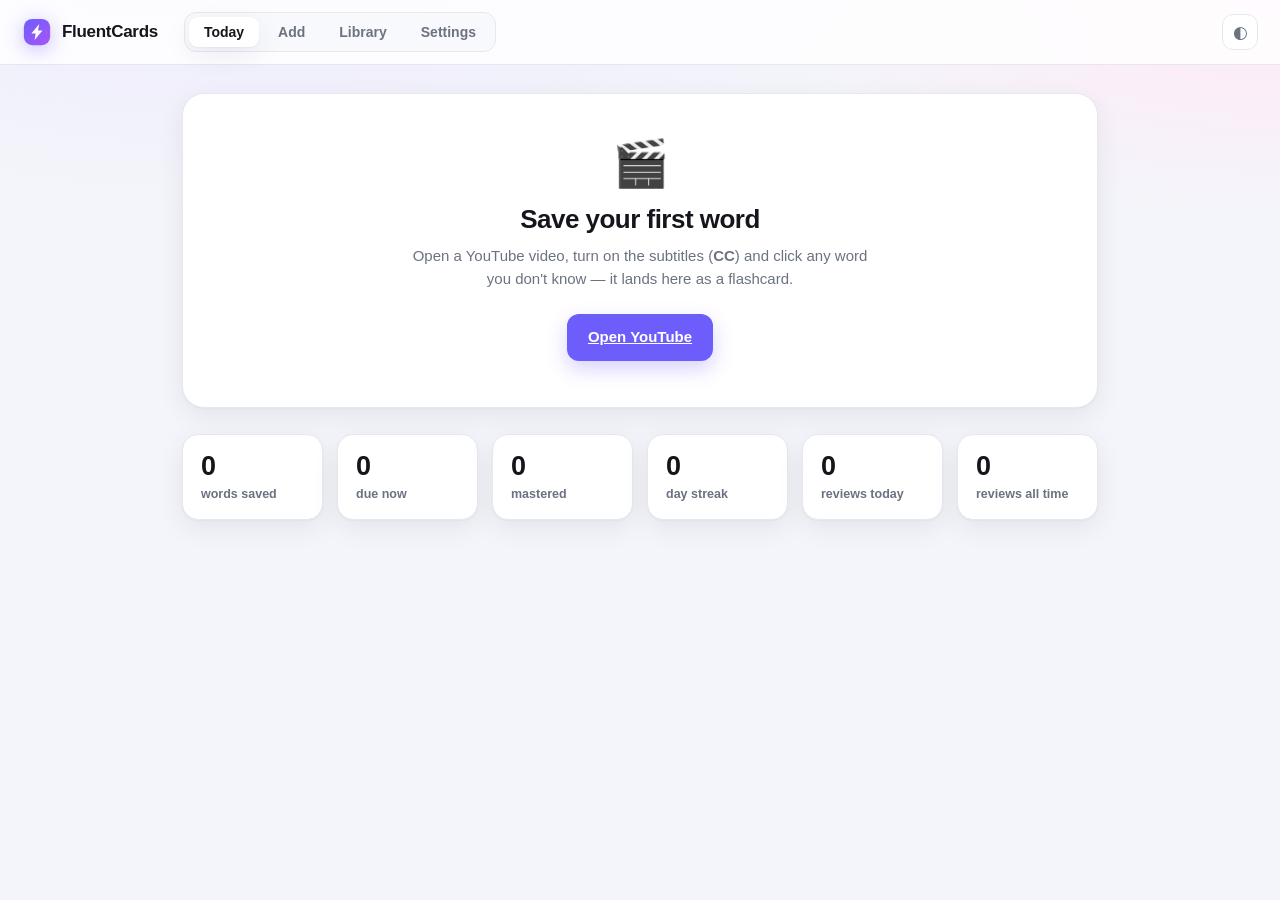
<file: index.html>
<!DOCTYPE html>
<html lang="en">
  <head>
    <meta charset="utf-8" />
    <meta name="viewport" content="width=device-width, initial-scale=1" />
    <meta http-equiv="refresh" content="0; url=app.html" />
    <title>FluentCards</title>
    <link rel="canonical" href="app.html" />
    <script>
      location.replace("app.html" + location.search + location.hash);
    </script>
    <style>
      body {
        font-family: system-ui, -apple-system, sans-serif;
        display: grid;
        place-items: center;
        min-height: 100vh;
        margin: 0;
        background: #0c0e13;
        color: #e7e9f3;
      }
      a { color: #8b7cff; }
    </style>
  </head>
  <body>
    <p>Opening <a href="app.html">FluentCards</a>…</p>
  </body>
</html>
</file>
<file: app.css>
/* =============================================================================
 * FluentCards — app styles
 * ========================================================================== */

:root {
  --bg: #f4f5fa;
  --bg-grad: radial-gradient(1200px 500px at 20% -10%, #ece9ff 0%, transparent 60%),
    radial-gradient(900px 400px at 100% 0%, #ffe9f7 0%, transparent 55%);
  --panel: #ffffff;
  --panel-2: #f8f9fd;
  --text: #14161c;
  --text-soft: #3b4050;
  --muted: #6b7280;
  --line: #e6e8f0;
  --line-strong: #d5d9e6;
  --accent: #6d5efc;
  --accent-2: #a855f7;
  --accent-ink: #ffffff;
  --accent-soft: rgba(109, 94, 252, 0.11);
  --ok: #16a34a;
  --ok-soft: rgba(34, 197, 94, 0.14);
  --warn: #d97706;
  --warn-soft: rgba(245, 158, 11, 0.16);
  --danger: #dc2626;
  --danger-soft: rgba(239, 68, 68, 0.12);
  --shadow: 0 1px 2px rgba(16, 20, 40, 0.04), 0 8px 28px rgba(16, 20, 40, 0.07);
  --shadow-lg: 0 18px 50px rgba(16, 20, 40, 0.14);
  --radius: 16px;
  --font: -apple-system, BlinkMacSystemFont, "Segoe UI", Roboto, "Helvetica Neue",
    Arial, sans-serif;
}

[data-theme="dark"] {
  --bg: #0c0e13;
  --bg-grad: radial-gradient(1200px 500px at 20% -10%, rgba(109, 94, 252, 0.16) 0%, transparent 60%),
    radial-gradient(900px 400px at 100% 0%, rgba(168, 85, 247, 0.14) 0%, transparent 55%);
  --panel: #14171f;
  --panel-2: #1a1e28;
  --text: #e9ecf5;
  --text-soft: #c3c9d8;
  --muted: #929aae;
  --line: #242937;
  --line-strong: #323849;
  --accent: #8b7cff;
  --accent-2: #b487ff;
  --accent-ink: #0c0e13;
  --accent-soft: rgba(139, 124, 255, 0.16);
  --ok: #4ade80;
  --ok-soft: rgba(74, 222, 128, 0.14);
  --warn: #fbbf24;
  --warn-soft: rgba(251, 191, 36, 0.15);
  --danger: #f87171;
  --danger-soft: rgba(248, 113, 113, 0.14);
  --shadow: 0 1px 2px rgba(0, 0, 0, 0.3), 0 10px 30px rgba(0, 0, 0, 0.35);
  --shadow-lg: 0 20px 55px rgba(0, 0, 0, 0.5);
}

* {
  box-sizing: border-box;
}

html,
body {
  margin: 0;
  padding: 0;
  min-height: 100%;
}

body {
  font-family: var(--font);
  background: var(--bg);
  background-image: var(--bg-grad);
  background-attachment: fixed;
  color: var(--text);
  font-size: 15px;
  line-height: 1.5;
  -webkit-font-smoothing: antialiased;
}

button,
input,
select,
textarea {
  font-family: inherit;
  font-size: inherit;
  color: inherit;
}

/* ---------------------------------------------------------------- top bar */
.topbar {
  position: sticky;
  top: 0;
  z-index: 40;
  display: flex;
  align-items: center;
  gap: 18px;
  padding: 12px 22px;
  background: color-mix(in srgb, var(--panel) 82%, transparent);
  backdrop-filter: blur(14px);
  border-bottom: 1px solid var(--line);
}

.brand {
  display: flex;
  align-items: center;
  gap: 10px;
  font-weight: 700;
  letter-spacing: -0.02em;
}

.logo {
  width: 30px;
  height: 30px;
  filter: drop-shadow(0 4px 10px rgba(109, 94, 252, 0.4));
}

.brand-name {
  font-size: 17px;
}

.nav {
  display: flex;
  gap: 4px;
  margin-left: 8px;
  background: var(--panel-2);
  border: 1px solid var(--line);
  padding: 4px;
  border-radius: 12px;
}

.nav-btn {
  border: 0;
  background: transparent;
  color: var(--muted);
  padding: 7px 15px;
  border-radius: 9px;
  font-weight: 600;
  font-size: 14px;
  cursor: pointer;
  transition: 0.16s;
}

.nav-btn:hover {
  color: var(--text);
}

.nav-btn.is-active {
  background: var(--panel);
  color: var(--text);
  box-shadow: var(--shadow);
}

.topbar-right {
  margin-left: auto;
  display: flex;
  align-items: center;
  gap: 10px;
}

.streak {
  display: flex;
  align-items: center;
  gap: 6px;
  padding: 6px 12px;
  border-radius: 999px;
  background: var(--warn-soft);
  color: var(--warn);
  font-weight: 700;
  font-size: 14px;
}

.streak-flame {
  font-size: 13px;
}

.icon-btn {
  width: 36px;
  height: 36px;
  border-radius: 11px;
  border: 1px solid var(--line);
  background: var(--panel);
  cursor: pointer;
  display: grid;
  place-items: center;
  font-size: 17px;
  color: var(--muted);
  transition: 0.16s;
}

.icon-btn:hover {
  color: var(--text);
  border-color: var(--line-strong);
  transform: translateY(-1px);
}

/* --------------------------------------------------------------- sections */
#main {
  max-width: 960px;
  margin: 0 auto;
  padding: 28px 22px 80px;
}

.view {
  display: none;
  animation: fade-in 0.28s ease;
}

.view.is-active {
  display: block;
}

@keyframes fade-in {
  from {
    opacity: 0;
    transform: translateY(8px);
  }
  to {
    opacity: 1;
    transform: none;
  }
}

/* ---------------------------------------------------------------- buttons */
.btn {
  border: 1px solid transparent;
  background: var(--accent);
  color: var(--accent-ink);
  padding: 11px 20px;
  border-radius: 12px;
  font-weight: 650;
  font-size: 15px;
  cursor: pointer;
  transition: 0.16s;
  box-shadow: 0 8px 20px rgba(109, 94, 252, 0.28);
}

.btn:hover {
  transform: translateY(-2px);
  box-shadow: 0 12px 26px rgba(109, 94, 252, 0.34);
}

.btn:active {
  transform: translateY(0);
}

.btn-ghost {
  background: var(--panel);
  color: var(--text-soft);
  border-color: var(--line-strong);
  box-shadow: none;
}

.btn-ghost:hover {
  color: var(--text);
  border-color: var(--accent);
  box-shadow: none;
}

.btn-danger-ghost {
  background: transparent;
  color: var(--danger);
  border-color: transparent;
  box-shadow: none;
}

.btn-danger-ghost:hover {
  background: var(--danger-soft);
  box-shadow: none;
}

/* ------------------------------------------------------------- ADD words */
.add-wrap {
  max-width: 640px;
  margin: 0 auto;
}

.add-hint {
  margin: 6px 0 16px;
}

.add-text {
  width: 100%;
  box-sizing: border-box;
  padding: 13px 15px;
  border: 1px solid var(--line-strong);
  border-radius: 12px;
  background: var(--panel);
  color: var(--text);
  font-size: 16px; /* ≥16px stops iOS zooming on focus */
  line-height: 1.55;
  resize: vertical;
  font-family: inherit;
}

.add-text:focus {
  outline: none;
  border-color: var(--accent);
  box-shadow: 0 0 0 4px var(--accent-soft);
}

.add-actions {
  display: flex;
  gap: 10px;
  margin-top: 12px;
  flex-wrap: wrap;
}

.add-feedback {
  margin-top: 14px;
  color: var(--muted);
  font-size: 13.5px;
}

.add-tokens {
  display: flex;
  flex-wrap: wrap;
  gap: 8px;
  margin-top: 14px;
}

.add-token {
  border: 1px solid var(--line-strong);
  background: var(--panel);
  color: var(--text);
  padding: 8px 13px;
  border-radius: 999px;
  font-size: 15px;
  cursor: pointer;
  transition: 0.14s;
  user-select: none;
}

.add-token:hover {
  border-color: var(--accent);
}

.add-token.is-saved {
  border-color: var(--accent);
  background: var(--accent-soft);
  color: var(--accent);
}

.add-token.is-saving {
  opacity: 0.55;
  pointer-events: none;
}

.add-status {
  margin-top: 16px;
  font-size: 14px;
  color: var(--muted);
  line-height: 1.5;
}

.add-status b {
  color: var(--text);
}

.btn-sm {
  padding: 7px 13px;
  font-size: 13px;
  border-radius: 10px;
}

.btn-row {
  display: flex;
  flex-wrap: wrap;
  gap: 10px;
  margin-top: 14px;
}

/* ------------------------------------------------------------- study card */
.study-head {
  display: flex;
  align-items: center;
  gap: 16px;
  margin-bottom: 22px;
}

.progress {
  flex: 1;
  height: 9px;
  background: var(--line);
  border-radius: 999px;
  overflow: hidden;
}

.progress i {
  display: block;
  height: 100%;
  border-radius: 999px;
  background: linear-gradient(90deg, var(--accent), var(--accent-2));
  transition: width 0.4s cubic-bezier(0.3, 0.9, 0.3, 1);
}

.study-count {
  font-size: 13.5px;
  color: var(--muted);
  font-weight: 600;
  white-space: nowrap;
}

.card-stage {
  perspective: 1400px;
}

.fcard {
  background: var(--panel);
  border: 1px solid var(--line);
  border-radius: 22px;
  box-shadow: var(--shadow-lg);
  padding: 40px 44px 34px;
  min-height: 300px;
  display: flex;
  flex-direction: column;
  position: relative;
  overflow: hidden;
}

.fcard::before {
  content: "";
  position: absolute;
  inset: 0 0 auto 0;
  height: 5px;
  background: linear-gradient(90deg, var(--accent), var(--accent-2), #ff6bb5);
}

/* ---- two-column card: word + meaning left, sound & clips right ---- */
.fc-split {
  display: grid;
  grid-template-columns: minmax(0, 1fr) 264px;
  gap: 30px;
  width: 100%;
}

.fc-main {
  min-width: 0;
  display: flex;
  flex-direction: column;
}

.fc-side {
  min-width: 0;
  border-left: 1px solid var(--line);
  padding-left: 22px;
  display: flex;
  flex-direction: column;
  gap: 18px;
  align-self: stretch;
}

.word-row {
  display: flex;
  align-items: flex-start;
  gap: 12px;
}

.say-btn {
  flex: none;
  width: 38px;
  height: 38px;
  margin-top: 10px;
  border-radius: 50%;
  border: 1px solid var(--line);
  background: var(--accent-soft);
  color: var(--accent);
  font-size: 16px;
  line-height: 1;
  cursor: pointer;
  transition: transform 0.12s ease, background 0.12s ease, color 0.12s ease;
}

.say-btn:hover {
  transform: scale(1.07);
  background: var(--accent);
  color: #fff;
}

/* right column: pronunciation + film/TV clips */
.side-block {
  min-width: 0;
}

.side-title {
  font-size: 11.5px;
  font-weight: 800;
  text-transform: uppercase;
  letter-spacing: 0.08em;
  color: var(--muted);
  margin: 0 0 10px;
}

.sound-block {
  background: var(--panel-2);
  border: 1px solid var(--line);
  border-radius: 16px;
  padding: 14px;
}

.sound-row {
  display: flex;
  align-items: center;
  gap: 10px;
}

.sound-play {
  flex: none;
  width: 46px;
  height: 46px;
  border-radius: 50%;
  background: var(--accent);
  color: #fff;
  border: 0;
  font-size: 15px;
  cursor: pointer;
  box-shadow: 0 6px 16px rgba(109, 94, 252, 0.3);
  transition: transform 0.12s ease;
}

.sound-play:hover {
  transform: scale(1.06);
}

.sound-slow {
  flex: none;
  width: 36px;
  height: 36px;
  border-radius: 50%;
  background: var(--panel);
  border: 1px solid var(--line);
  color: var(--text);
  font-size: 15px;
  line-height: 1;
  cursor: pointer;
}

.sound-slow:hover {
  border-color: var(--accent);
}

.sound-meta {
  display: flex;
  flex-direction: column;
  min-width: 0;
  flex: 1;
}

.sound-word {
  font-size: 15px;
  font-weight: 750;
  color: var(--text);
  overflow-wrap: anywhere;
}

.ipa {
  font-size: 13px;
  color: var(--muted);
  font-family: ui-monospace, SFMono-Regular, Menlo, Consolas, monospace;
}

.ipa.is-loading {
  opacity: 0.45;
}

.sound-line {
  margin-top: 12px;
  width: 100%;
  text-align: left;
  font-size: 12.5px;
  font-weight: 700;
  color: var(--accent);
  background: transparent;
  border: 1px dashed var(--line);
  border-radius: 10px;
  padding: 8px 10px;
  cursor: pointer;
}

.sound-line:hover {
  background: var(--accent-soft);
  border-color: var(--accent);
}

.clips-block {
  flex: 1;
}

.clip-info {
  display: flex;
  flex-direction: column;
  gap: 8px;
}

/* one video at a time: the stage holds the player, the poster and the bar */
.clip-stage {
  display: flex;
  flex-direction: column;
  gap: 8px;
}

/* while a clip plays, its poster gives way to the video */
.clips-block.is-playing .clip-info {
  display: none;
}

.clip-peek {
  position: relative;
  display: block;
  width: 100%;
  padding: 0;
  border: 0;
  background: var(--panel-2);
  border-radius: 12px;
  overflow: hidden;
  cursor: pointer;
  transition: transform 0.12s ease;
}

.clip-peek:hover {
  transform: translateY(-1px);
}

.clip-poster {
  display: block;
  width: 100%;
  aspect-ratio: 16 / 9;
  object-fit: cover;
  background: #000;
}

.clip-bar {
  display: flex;
  align-items: center;
  gap: 8px;
}

.clip-now {
  flex: 1;
  min-width: 0;
  font-size: 12.5px;
  font-weight: 650;
  line-height: 1.3;
  color: var(--text);
  display: -webkit-box;
  -webkit-line-clamp: 2;
  -webkit-box-orient: vertical;
  overflow: hidden;
}

.clip-count {
  flex: none;
  font-size: 11px;
  color: var(--muted);
  white-space: nowrap;
}

.clip-next {
  flex: none;
  border: 0;
  cursor: pointer;
  font-family: inherit;
  font-size: 12px;
  font-weight: 750;
  padding: 7px 11px;
  border-radius: 999px;
  background: var(--accent);
  color: #fff;
  transition: filter 0.12s ease;
}

.clip-next:hover {
  filter: brightness(1.08);
}

.clip-loading,
.clip-empty {
  font-size: 12.5px;
  color: var(--muted);
  padding: 4px 0;
}

.clip-links {
  display: flex;
  flex-wrap: wrap;
  gap: 6px;
  margin-top: 12px;
}

.clip-link {
  font-size: 11.5px;
  font-weight: 700;
  padding: 5px 9px;
  border-radius: 999px;
  background: var(--accent-soft);
  color: var(--accent);
  text-decoration: none;
}

.clip-link:hover {
  background: var(--accent);
  color: #fff;
}

/* big play button over the poster */
.clip-play {
  position: absolute;
  left: 50%;
  top: 50%;
  transform: translate(-50%, -50%);
  width: 46px;
  height: 46px;
  border-radius: 50%;
  background: rgba(0, 0, 0, 0.6);
  color: #fff;
  font-size: 17px;
  line-height: 1;
  display: flex;
  align-items: center;
  justify-content: center;
  pointer-events: none;
  box-shadow: 0 4px 16px rgba(0, 0, 0, 0.35);
}

.clip-peek:hover .clip-play {
  background: var(--accent);
}

/* watching: the card drops to one column, so the video gets the full width */
.fcard.is-watching .fc-split {
  display: block;
}

.fcard.is-watching .fc-side {
  border-left: 0;
  padding-left: 0;
  margin-top: 16px;
}

.clip-player {
  margin-bottom: 12px;
}

.player-loading {
  font-size: 12.5px;
  color: var(--muted);
  padding: 14px 12px;
  background: var(--panel-2);
  border: 1px dashed var(--line);
  border-radius: 12px;
  animation: pulse 1.1s ease-in-out infinite;
}

@keyframes pulse {
  0%,
  100% {
    opacity: 1;
  }
  50% {
    opacity: 0.5;
  }
}

.player-frame {
  position: relative;
  width: 100%;
  aspect-ratio: 16 / 9;
  background: #000;
  border-radius: 12px;
  overflow: hidden;
}

.player-frame iframe {
  position: absolute;
  inset: 0;
  width: 100%;
  height: 100%;
  border: 0;
  background: #000;
  display: block;
  z-index: 1;
}

/* the moment played straight from the video URL — no embed at all */
.moment-video {
  position: absolute;
  inset: 0;
  width: 100%;
  height: 100%;
  background: #000;
  display: block;
  z-index: 2;
}

/* the host frame stays invisible until it has become the player */
.player-frame iframe.player-host {
  transition: opacity 0.18s ease;
}

/* the loading note sits behind the hosted player until it takes over */
.player-frame .player-loading {
  position: absolute;
  inset: 0;
  z-index: 0;
  display: flex;
  align-items: center;
  justify-content: center;
  text-align: center;
  padding: 12px;
  border: 0;
  border-radius: 0;
  box-sizing: border-box;
}

.player-frame .player-loading a {
  color: var(--accent);
  font-weight: 700;
}

.player-bar {
  display: flex;
  align-items: center;
  gap: 8px;
  margin-top: 7px;
  font-size: 11.5px;
}

.player-note {
  flex: 1;
  min-width: 0;
  color: var(--muted);
  white-space: nowrap;
  overflow: hidden;
  text-overflow: ellipsis;
}

.player-open {
  flex: none;
  font-weight: 700;
  color: var(--accent);
  text-decoration: none;
}

.player-open:hover {
  text-decoration: underline;
}

.player-close {
  flex: none;
  width: 22px;
  height: 22px;
  border-radius: 50%;
  border: 1px solid var(--line);
  background: var(--panel);
  color: var(--muted);
  font-size: 11px;
  line-height: 1;
  cursor: pointer;
}

.player-close:hover {
  border-color: var(--accent);
  color: var(--accent);
}

.fcard-label {
  font-size: 11.5px;
  letter-spacing: 0.14em;
  text-transform: uppercase;
  color: var(--muted);
  font-weight: 700;
  margin-bottom: 14px;
}

.word {
  font-size: clamp(34px, 6vw, 54px);
  line-height: 1.1;
  margin: 0 0 6px;
  font-weight: 750;
  letter-spacing: -0.03em;
  word-break: break-word;
}

.word-context {
  color: var(--muted);
  font-size: 15px;
  margin: 0 0 auto;
}

.reveal-hint {
  margin-top: 30px;
  display: flex;
  align-items: center;
  gap: 12px;
}

kbd {
  font-family: inherit;
  font-size: 12px;
  font-weight: 700;
  background: var(--panel-2);
  border: 1px solid var(--line-strong);
  border-bottom-width: 2px;
  border-radius: 7px;
  padding: 3px 8px;
  color: var(--muted);
}

.fade-in {
  animation: fade-in 0.3s ease;
}

.meaning {
  font-size: clamp(19px, 2.6vw, 24px);
  font-weight: 650;
  margin: 0;
  color: var(--text);
  line-height: 1.35;
}

/* ---- Duolingo-style meaning block ---- */
.duo-meaning {
  display: flex;
  flex-direction: column;
  align-items: flex-start;
  gap: 10px;
  margin: 0 0 18px;
}

.pos-chip {
  display: inline-block;
  font-size: 11px;
  font-weight: 800;
  text-transform: uppercase;
  letter-spacing: 0.07em;
  color: var(--accent);
  background: var(--accent-soft);
  padding: 4px 10px;
  border-radius: 999px;
}

.defs-title,
.example-label {
  font-size: 11.5px;
  font-weight: 800;
  text-transform: uppercase;
  letter-spacing: 0.08em;
  color: var(--muted);
  margin: 0 0 8px;
}

.example-label {
  margin-top: 6px;
}

/* ---- Phrase / idiom the sentence is really using ---- */
.phrase-block {
  margin: 0 0 20px;
  padding: 16px 18px 14px;
  background: var(--panel-2);
  border-left: 4px solid var(--accent);
  border-radius: 14px;
}

.phrase-tag {
  font-size: 11.5px;
  font-weight: 800;
  text-transform: uppercase;
  letter-spacing: 0.08em;
  color: var(--accent);
  margin: 0 0 6px;
}

.phrase-text {
  font-size: clamp(17px, 2.3vw, 21px);
  font-weight: 750;
  font-style: italic;
  color: var(--text);
  line-height: 1.35;
  margin: 0 0 12px;
}

.phrase-block .duo-meaning {
  margin-bottom: 4px;
}

.phrase-block .pos-chip {
  background: var(--text);
  color: var(--panel);
}

.phrase-block .ex-sentence {
  background: var(--panel);
}

.detail-block.phrase-block {
  padding: 16px 18px 14px;
}

.detail-block .phrase-tag {
  color: var(--accent);
}

/* Cloze (fill-in-the-blank) line on the front of the card */
.cloze {
  margin: 4px 0 22px;
  padding: 16px 18px;
  background: var(--panel-2);
  border-radius: 14px;
  color: var(--text-soft);
  font-size: 16px;
  line-height: 1.65;
}

.cloze-blank {
  color: var(--accent);
  border-bottom: 2px solid var(--accent);
  padding: 0 6px;
  font-weight: 700;
  letter-spacing: 2px;
}

/* ---- Explanation language: English / فارسی / العربية ---- */
.lang-row {
  display: flex;
  flex-wrap: wrap;
  align-items: center;
  gap: 7px;
  margin: 0 0 14px;
}

.lang-row-label {
  font-size: 11.5px;
  font-weight: 800;
  text-transform: uppercase;
  letter-spacing: 0.08em;
  color: var(--muted);
  margin-right: 3px;
}

.lang-btn {
  font: inherit;
  font-size: 13px;
  font-weight: 700;
  padding: 5px 13px;
  border-radius: 999px;
  border: 1.5px solid var(--panel-2);
  background: var(--panel-2);
  color: var(--text-soft);
  cursor: pointer;
  transition: 0.15s;
}

.lang-btn:hover {
  border-color: var(--accent);
  color: var(--text);
}

.lang-btn.is-on {
  background: var(--accent);
  border-color: var(--accent);
  color: var(--accent-ink);
}

.meaning-alt {
  text-align: right;
  font-weight: 600;
  line-height: 1.8;
}

.meaning-loading {
  color: var(--muted);
  font-weight: 500;
  font-style: italic;
}

/* ---- Simple example sentence ---- */
.ex-sentence {
  margin: 0 0 18px;
  padding: 13px 16px;
  background: var(--panel-2);
  border-radius: 12px;
  color: var(--text);
  font-size: 16.5px;
  line-height: 1.6;
  font-style: italic;
}

.ex-sentence mark {
  background: var(--accent-soft);
  color: var(--text);
  font-weight: 700;
  font-style: normal;
  padding: 1px 5px;
  border-radius: 5px;
}

/* ---- example sentences list (left column) ---- */
.sent-list {
  list-style: none;
  margin: 0 0 18px;
  padding: 0;
  display: flex;
  flex-direction: column;
  gap: 10px;
}

.sent-list li {
  margin: 0;
}

.sent-list .ex-sentence {
  margin: 0;
}

.sent-foot {
  display: flex;
  align-items: center;
  gap: 8px;
  margin-top: 6px;
}

.mini-say {
  flex: none;
  width: 26px;
  height: 26px;
  border-radius: 50%;
  border: 1px solid var(--line);
  background: var(--panel-2);
  color: var(--accent);
  font-size: 11px;
  line-height: 1;
  cursor: pointer;
}

.mini-say:hover {
  background: var(--accent);
  border-color: var(--accent);
  color: #fff;
}

.sent-tr {
  font-size: 13.5px;
  line-height: 1.5;
  color: var(--muted);
}

.sent-tr.is-loading {
  opacity: 0.55;
  font-style: italic;
}

.defs {
  list-style: none;
  margin: 0 0 20px;
  padding: 0;
  display: grid;
  gap: 9px;
}

.defs li {
  display: flex;
  gap: 10px;
  font-size: 14.5px;
  color: var(--text-soft);
  line-height: 1.45;
}

.defs .pos {
  flex: 0 0 auto;
  font-size: 11px;
  font-weight: 800;
  text-transform: uppercase;
  letter-spacing: 0.06em;
  color: var(--accent);
  background: var(--accent-soft);
  padding: 3px 7px;
  border-radius: 6px;
  height: fit-content;
  margin-top: 2px;
}

.context-quote {
  margin: 0 0 18px;
  padding: 14px 16px;
  background: var(--panel-2);
  border-left: 3px solid var(--accent);
  border-radius: 0 12px 12px 0;
  color: var(--text-soft);
  font-size: 15.5px;
  line-height: 1.55;
}

.context-quote mark {
  background: var(--accent-soft);
  color: var(--text);
  font-weight: 700;
  padding: 1px 5px;
  border-radius: 5px;
}

/* the clicked sentence, translated — in every chosen language */
.ctx-tr {
  margin: 6px 0 0;
  font-size: 14.5px;
  line-height: 1.65;
  color: var(--muted, #8b93a7);
  word-break: break-word;
}

.ctx-tr-tag {
  font-size: 11px;
  font-weight: 700;
  letter-spacing: 0.04em;
  text-transform: uppercase;
  color: var(--accent);
  margin-right: 6px;
}

.video-link {
  display: inline-flex;
  align-items: center;
  gap: 9px;
  color: var(--accent);
  text-decoration: none;
  font-weight: 600;
  font-size: 14.5px;
  background: var(--accent-soft);
  padding: 9px 15px;
  border-radius: 11px;
  max-width: 100%;
  transition: 0.16s;
}

.video-link:hover {
  background: var(--accent);
  color: var(--accent-ink);
}

.video-link .vl-title {
  overflow: hidden;
  text-overflow: ellipsis;
  white-space: nowrap;
}

.no-meaning {
  display: flex;
  align-items: center;
  gap: 12px;
  padding: 14px 16px;
  background: var(--warn-soft);
  border-radius: 12px;
  color: var(--warn);
  font-weight: 600;
  font-size: 14.5px;
  margin-bottom: 16px;
}

/* ------------------------------------------------------------ grade buttons */
.grades {
  display: grid;
  grid-template-columns: repeat(4, 1fr);
  gap: 12px;
  margin-top: 18px;
  animation: fade-in 0.25s ease;
}

.grade {
  border: 1px solid var(--line-strong);
  background: var(--panel);
  border-radius: 14px;
  padding: 13px 8px 11px;
  cursor: pointer;
  text-align: center;
  transition: 0.16s;
}

.grade:hover {
  transform: translateY(-3px);
  border-color: currentColor;
}

.grade .g-name {
  display: block;
  font-weight: 700;
  font-size: 15px;
}

.grade .g-when {
  display: block;
  font-size: 12px;
  color: var(--muted);
  margin-top: 2px;
}

.grade.again {
  color: var(--danger);
}
.grade.hard {
  color: var(--warn);
}
.grade.good {
  color: var(--accent);
}
.grade.easy {
  color: var(--ok);
}

.grade:hover.again {
  background: var(--danger-soft);
}
.grade:hover.hard {
  background: var(--warn-soft);
}
.grade:hover.good {
  background: var(--accent-soft);
}
.grade:hover.easy {
  background: var(--ok-soft);
}

/* -------------------------------------------------------------- empty state */
.done-card {
  background: var(--panel);
  border: 1px solid var(--line);
  border-radius: 22px;
  box-shadow: var(--shadow);
  padding: 46px 40px;
  text-align: center;
}

.done-emoji {
  font-size: 46px;
  line-height: 1;
}

.done-card h2 {
  margin: 14px 0 6px;
  font-size: 26px;
  letter-spacing: -0.02em;
}

.done-card p {
  margin: 0 auto;
  color: var(--muted);
  max-width: 460px;
}

.done-actions {
  display: flex;
  gap: 12px;
  justify-content: center;
  margin-top: 24px;
  flex-wrap: wrap;
}

/* ------------------------------------------------------------------- stats */
.stats-grid {
  display: grid;
  grid-template-columns: repeat(auto-fit, minmax(128px, 1fr));
  gap: 14px;
  margin-top: 26px;
}

.stat {
  background: var(--panel);
  border: 1px solid var(--line);
  border-radius: var(--radius);
  padding: 16px 18px;
  box-shadow: var(--shadow);
}

.stat .s-val {
  font-size: 27px;
  font-weight: 750;
  letter-spacing: -0.03em;
  line-height: 1.15;
}

.stat .s-key {
  font-size: 12.5px;
  color: var(--muted);
  font-weight: 600;
  margin-top: 3px;
}

.section-title {
  font-size: 13px;
  text-transform: uppercase;
  letter-spacing: 0.1em;
  color: var(--muted);
  font-weight: 700;
  margin: 34px 0 12px;
}

/* --------------------------------------------------------------- library */
.lib-head {
  display: flex;
  flex-wrap: wrap;
  gap: 12px;
  align-items: center;
  margin-bottom: 18px;
}

.search-wrap {
  position: relative;
  flex: 1 1 260px;
}

.search-ico {
  position: absolute;
  left: 13px;
  top: 50%;
  transform: translateY(-50%);
  width: 17px;
  height: 17px;
  color: var(--muted);
  pointer-events: none;
}

.search-wrap input {
  width: 100%;
  padding: 11px 14px 11px 40px;
  border-radius: 12px;
  border: 1px solid var(--line-strong);
  background: var(--panel);
  outline: none;
  transition: 0.16s;
}

.search-wrap input:focus {
  border-color: var(--accent);
  box-shadow: 0 0 0 4px var(--accent-soft);
}

.chips {
  display: flex;
  gap: 7px;
}

.chip {
  border: 1px solid var(--line-strong);
  background: var(--panel);
  color: var(--muted);
  padding: 8px 14px;
  border-radius: 999px;
  font-size: 13.5px;
  font-weight: 650;
  cursor: pointer;
  transition: 0.16s;
}

.chip:hover {
  color: var(--text);
  border-color: var(--accent);
}

.chip.is-active {
  background: var(--accent);
  border-color: var(--accent);
  color: var(--accent-ink);
}

.lib-meta {
  display: flex;
  align-items: center;
  gap: 12px;
  margin-left: auto;
  color: var(--muted);
  font-size: 13.5px;
  font-weight: 600;
}

.card-list {
  list-style: none;
  margin: 0;
  padding: 0;
  display: grid;
  gap: 10px;
}

.lrow {
  background: var(--panel);
  border: 1px solid var(--line);
  border-radius: var(--radius);
  box-shadow: var(--shadow);
  overflow: hidden;
  transition: 0.16s;
}

.lrow:hover {
  border-color: var(--line-strong);
}

.lrow-main {
  display: flex;
  align-items: center;
  gap: 14px;
  padding: 14px 16px;
  cursor: pointer;
}

.lrow-word {
  font-weight: 700;
  font-size: 16.5px;
  letter-spacing: -0.01em;
  flex: 0 0 auto;
  max-width: 34%;
  overflow: hidden;
  text-overflow: ellipsis;
  white-space: nowrap;
}

.lrow-meaning {
  color: var(--text-soft);
  font-size: 14.5px;
  flex: 1 1 auto;
  overflow: hidden;
  text-overflow: ellipsis;
  white-space: nowrap;
  min-width: 0;
}

.lrow-meaning.is-empty {
  color: var(--muted);
  font-style: italic;
}

.pill {
  flex: 0 0 auto;
  font-size: 11.5px;
  font-weight: 750;
  padding: 4px 9px;
  border-radius: 999px;
  text-transform: uppercase;
  letter-spacing: 0.04em;
}

.pill.due {
  background: var(--warn-soft);
  color: var(--warn);
}
.pill.learning {
  background: var(--accent-soft);
  color: var(--accent);
}
.pill.review {
  background: var(--ok-soft);
  color: var(--ok);
}
.pill.mastered {
  background: var(--ok-soft);
  color: var(--ok);
}
.pill.new {
  background: var(--line);
  color: var(--muted);
}

.lrow-actions {
  display: flex;
  gap: 6px;
  flex: 0 0 auto;
}

.row-btn {
  width: 32px;
  height: 32px;
  border-radius: 9px;
  border: 1px solid transparent;
  background: transparent;
  color: var(--muted);
  cursor: pointer;
  display: grid;
  place-items: center;
  font-size: 14px;
  transition: 0.14s;
}

.row-btn:hover {
  background: var(--panel-2);
  border-color: var(--line);
  color: var(--text);
}

.row-btn.danger:hover {
  background: var(--danger-soft);
  color: var(--danger);
  border-color: transparent;
}

.lrow-detail {
  display: none;
  padding: 0 16px 16px;
  border-top: 1px dashed var(--line);
}

.lrow.is-open .lrow-detail {
  display: block;
  animation: fade-in 0.22s ease;
}

.detail-block {
  margin-top: 14px;
}

.detail-key {
  font-size: 11.5px;
  font-weight: 800;
  letter-spacing: 0.1em;
  text-transform: uppercase;
  color: var(--muted);
  margin-bottom: 6px;
}

.detail-context {
  background: var(--panel-2);
  border-radius: 12px;
  padding: 12px 14px;
  color: var(--text-soft);
  font-size: 14.5px;
  line-height: 1.55;
}

.detail-context mark {
  background: var(--accent-soft);
  font-weight: 700;
  padding: 1px 5px;
  border-radius: 5px;
}

.meaning-edit {
  width: 100%;
  min-height: 70px;
  resize: vertical;
  border: 1px solid var(--line-strong);
  border-radius: 12px;
  padding: 11px 13px;
  background: var(--panel);
  outline: none;
  line-height: 1.5;
}

.meaning-edit:focus {
  border-color: var(--accent);
  box-shadow: 0 0 0 4px var(--accent-soft);
}

.empty-list {
  text-align: center;
  padding: 60px 20px;
  color: var(--muted);
  background: var(--panel);
  border: 1px dashed var(--line-strong);
  border-radius: var(--radius);
}

.empty-list b {
  color: var(--text);
}

/* --------------------------------------------------------------- settings */
.settings-grid {
  display: grid;
  gap: 16px;
}

.panel {
  background: var(--panel);
  border: 1px solid var(--line);
  border-radius: var(--radius);
  box-shadow: var(--shadow);
  padding: 22px 24px;
}

.panel-title {
  margin: 0 0 18px;
  font-size: 17px;
  letter-spacing: -0.01em;
}

.field {
  display: block;
  margin-bottom: 18px;
}

.field:last-child {
  margin-bottom: 0;
}

.field-label {
  display: block;
  font-weight: 650;
  font-size: 14.5px;
}

.field-hint {
  display: block;
  color: var(--muted);
  font-size: 13px;
  margin-top: 3px;
  line-height: 1.45;
}

/* the "Translate into" language grid */
.lang-checks {
  display: grid;
  grid-template-columns: repeat(auto-fill, minmax(155px, 1fr));
  gap: 8px;
  margin-top: 10px;
}

.lang-check {
  display: flex;
  align-items: center;
  gap: 8px;
  padding: 9px 11px;
  border: 1px solid rgba(128, 138, 160, 0.32);
  border-radius: 10px;
  cursor: pointer;
  font-size: 14px;
  transition:
    border-color 0.15s,
    background 0.15s;
}

.lang-check:hover {
  border-color: var(--accent);
}

.lang-check.is-on {
  border-color: var(--accent);
  background: var(--accent-soft);
}

.lang-check input {
  accent-color: var(--accent);
  margin: 0;
  flex: none;
}

.field select,
.field input[type="number"],
.field input[type="time"] {
  margin-top: 9px;
  width: 100%;
  max-width: 320px;
  padding: 10px 12px;
  border-radius: 11px;
  border: 1px solid var(--line-strong);
  background: var(--panel);
  outline: none;
}

.field select:focus,
.field input:focus {
  border-color: var(--accent);
  box-shadow: 0 0 0 4px var(--accent-soft);
}

.switch-row {
  display: flex;
  align-items: center;
  gap: 16px;
  justify-content: space-between;
  padding: 13px 0;
  border-bottom: 1px solid var(--line);
}

.switch-row:last-of-type {
  border-bottom: 0;
}

.switch {
  appearance: none;
  width: 46px;
  height: 26px;
  border-radius: 999px;
  background: var(--line-strong);
  position: relative;
  cursor: pointer;
  transition: 0.18s;
  flex: 0 0 auto;
}

.switch::after {
  content: "";
  position: absolute;
  top: 3px;
  left: 3px;
  width: 20px;
  height: 20px;
  border-radius: 50%;
  background: #fff;
  box-shadow: 0 2px 5px rgba(0, 0, 0, 0.25);
  transition: 0.18s;
}

.switch:checked {
  background: var(--accent);
}

.switch:checked::after {
  transform: translateX(20px);
}

.hint-box {
  margin-top: 18px;
  background: var(--accent-soft);
  border-radius: 14px;
  padding: 16px 18px;
  font-size: 14.5px;
  color: var(--text-soft);
}

.hint-box b {
  color: var(--text);
}

.hint-box ol {
  margin: 9px 0 0;
  padding-left: 19px;
  display: grid;
  gap: 5px;
}

/* ------------------------------------------------------------------ toast */
.app-toast {
  position: fixed;
  left: 50%;
  bottom: 28px;
  transform: translateX(-50%) translateY(14px);
  background: var(--text);
  color: var(--bg);
  padding: 11px 19px;
  border-radius: 12px;
  font-weight: 600;
  font-size: 14.5px;
  box-shadow: var(--shadow-lg);
  opacity: 0;
  transition: 0.25s;
  z-index: 90;
  max-width: 90vw;
}

.app-toast.is-show {
  opacity: 1;
  transform: translateX(-50%) translateY(0);
}

/* ------------------------------------------------------------- responsive */
@media (max-width: 760px) {
  .topbar {
    flex-wrap: wrap;
    gap: 10px;
    padding: 10px 14px;
  }
  .nav {
    order: 3;
    width: 100%;
    margin-left: 0;
  }
  .nav-btn {
    flex: 1;
  }
  #main {
    padding: 20px 14px 70px;
  }
  .fcard {
    padding: 28px 22px 26px;
  }
  .grades {
    grid-template-columns: repeat(2, 1fr);
  }
  .lib-meta {
    margin-left: 0;
    width: 100%;
    justify-content: space-between;
  }
  .lrow-main {
    flex-wrap: wrap;
  }
  .lrow-word {
    max-width: 60%;
  }
  .fc-split {
    grid-template-columns: 1fr;
    gap: 20px;
  }
  .fc-side {
    border-left: 0;
    border-top: 1px solid var(--line);
    padding: 18px 0 0;
  }
}
</file>
